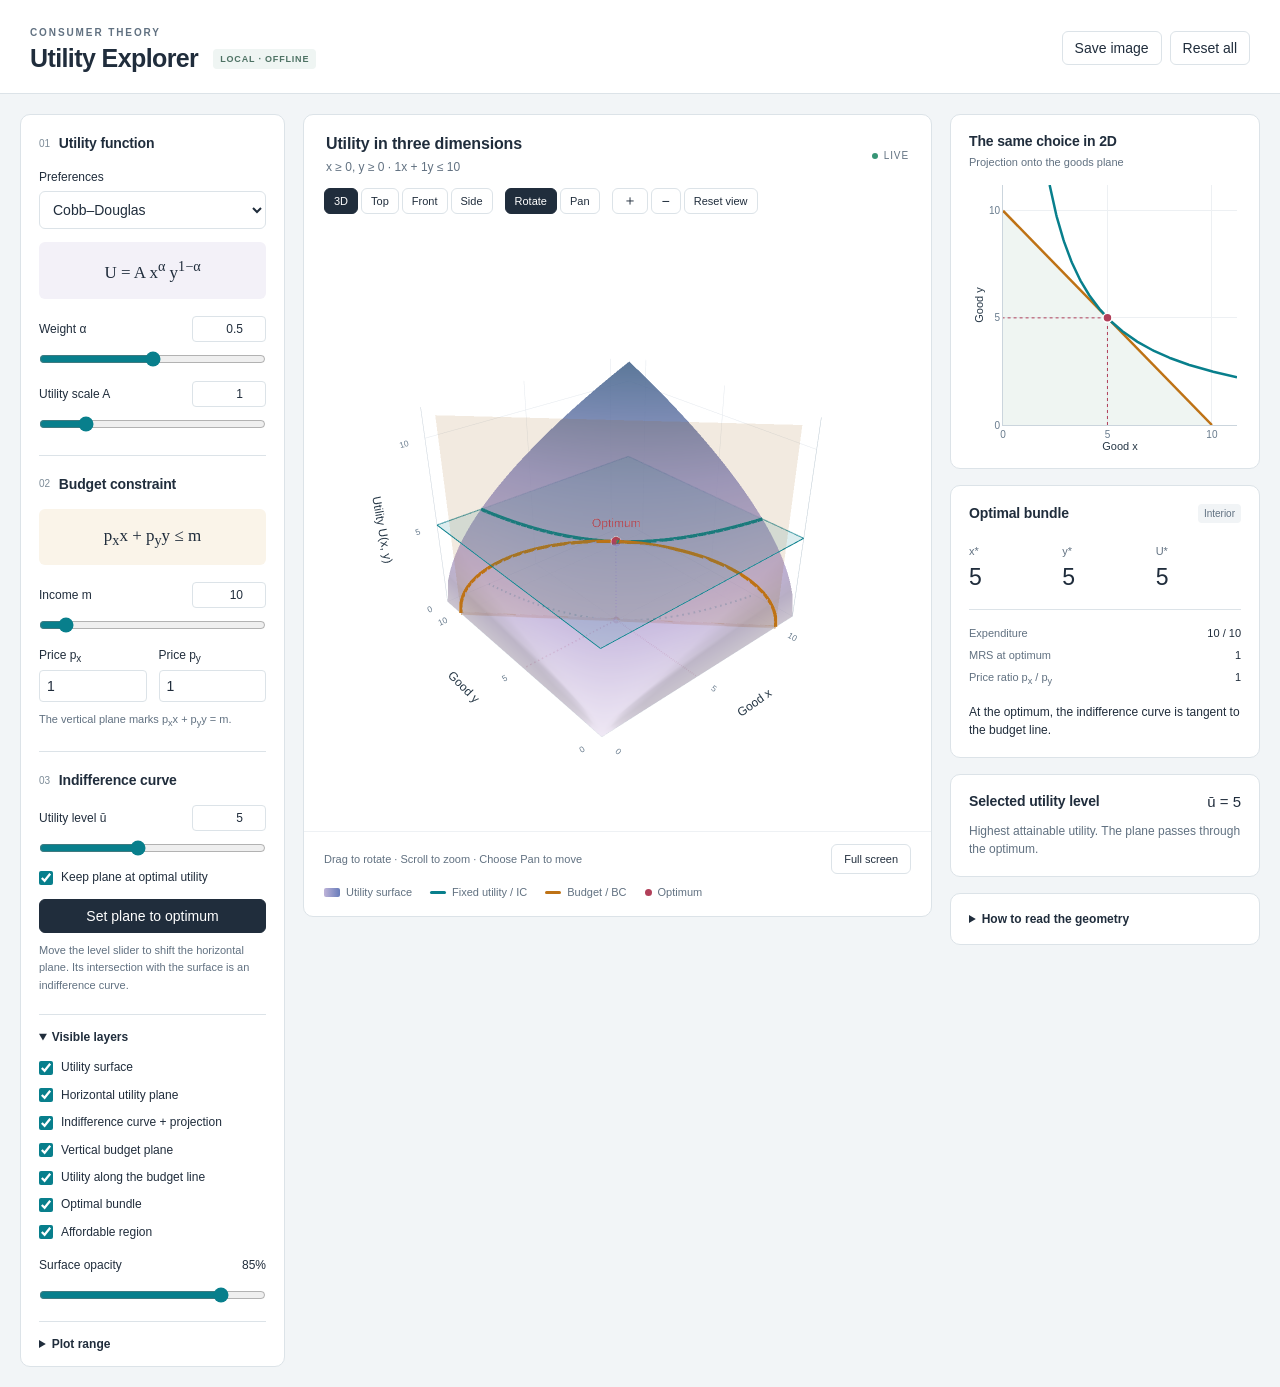
<file: index.html>
<!doctype html>
<html lang="en">
<head>
  <meta charset="utf-8">
  <meta name="viewport" content="width=device-width,initial-scale=1">
  <title>Utility Explorer</title>
  <link rel="stylesheet" href="style.css">
</head>
<body>
  <header class="app-header">
    <div><span class="eyebrow">CONSUMER THEORY</span><h1>Utility Explorer<span class="local-tag">LOCAL · OFFLINE</span></h1></div>
    <div class="header-actions"><button id="controls-toggle" aria-expanded="false" aria-controls="model-controls">Controls</button><button id="export">Save image</button><button id="reset">Reset all</button></div>
  </header>
  <main>
    <aside class="controls" id="model-controls" aria-label="Model controls">
      <button id="controls-close">Close controls</button>
      <section>
        <h2><span class="section-number">01</span> Utility function</h2>
        <label for="model">Preferences</label>
        <select id="model">
          <option value="cobb">Cobb–Douglas</option><option value="ces">CES</option><option value="linear">Perfect substitutes</option><option value="leontief">Perfect complements</option><option value="quasi">Quasilinear</option>
        </select>
        <div class="formula" id="formula"></div>
        <div class="control-heading"><label for="alpha">Weight α</label><input id="alpha-value" type="number" min="0.05" max="0.95" step="0.01" aria-label="Weight alpha value"></div>
        <input id="alpha" type="range" min="0.05" max="0.95" step="0.01" value="0.5">
        <div id="rho-control" hidden><div class="control-heading"><label for="rho">Substitution ρ</label><input id="rho-value" type="number" min="-3" max="0.95" step="0.05" aria-label="Rho value"></div><input id="rho" type="range" min="-3" max="0.95" step="0.05" value="-0.5"><p class="hint">ρ = 0 gives Cobb–Douglas.</p></div>
        <div class="control-heading"><label for="scale">Utility scale A</label><input id="scale-value" type="number" min="0.1" max="5" step="0.1" aria-label="Utility scale value"></div>
        <input id="scale" type="range" min="0.1" max="5" step="0.1" value="1">
      </section>
      <section>
        <h2><span class="section-number">02</span> Budget constraint</h2>
        <div class="formula budget-formula">p<sub>x</sub>x + p<sub>y</sub>y ≤ m</div>
        <div class="control-heading"><label for="income">Income m</label><input id="income-value" type="number" min="1" max="100" step="0.5" aria-label="Income value"></div>
        <input id="income" type="range" min="1" max="100" step="0.5" value="10">
        <div class="price-grid"><div><label for="px">Price p<sub>x</sub></label><input id="px" type="number" min="0.1" max="20" step="0.1" value="1"></div><div><label for="py">Price p<sub>y</sub></label><input id="py" type="number" min="0.1" max="20" step="0.1" value="1"></div></div>
        <p class="hint">The vertical plane marks p<sub>x</sub>x + p<sub>y</sub>y = m.</p>
      </section>
      <section>
        <h2><span class="section-number">03</span> Indifference curve</h2>
        <div class="control-heading"><label for="level">Utility level ū</label><input id="level-value" type="number" min="0" step="0.01" aria-label="Utility level value"></div>
        <input id="level" type="range" min="0" max="12" step="0.01" value="5">
        <label class="check"><input id="lock" type="checkbox" checked> Keep plane at optimal utility</label>
        <button class="primary full" id="optimize">Set plane to optimum</button>
        <p class="hint">Move the level slider to shift the horizontal plane. Its intersection with the surface is an indifference curve.</p>
      </section>
      <details open>
        <summary>Visible layers</summary>
        <div class="layers">
          <label class="check"><input id="surface" type="checkbox" checked> Utility surface</label>
          <label class="check"><input id="plane" type="checkbox" checked> Horizontal utility plane</label>
          <label class="check"><input id="ic" type="checkbox" checked> Indifference curve + projection</label>
          <label class="check"><input id="budget" type="checkbox" checked> Vertical budget plane</label>
          <label class="check"><input id="path" type="checkbox" checked> Utility along the budget line</label>
          <label class="check"><input id="optimal" type="checkbox" checked> Optimal bundle</label>
          <label class="check"><input id="feasible" type="checkbox" checked> Affordable region</label>
        </div>
        <div class="control-heading"><label for="opacity">Surface opacity</label><output id="opacity-value">85%</output></div><input id="opacity" type="range" min="0.15" max="1" step="0.05" value="0.85">
      </details>
      <details><summary>Plot range</summary>
        <label class="check"><input id="auto-range" type="checkbox"> Fit axes to budget intercepts</label>
        <div class="price-grid"><div><label for="xmax">x maximum</label><input id="xmax" type="number" min="0.1" max="2000" step="0.5" value="11.2"></div><div><label for="ymax">y maximum</label><input id="ymax" type="number" min="0.1" max="2000" step="0.5" value="11.2"></div></div>
      </details>
    </aside>
    <section class="scene-panel" aria-label="Interactive three-dimensional plot">
      <div class="plot-heading"><div><h2>Utility in three dimensions</h2><p id="equation"></p></div><span class="live-dot">Live</span></div>
      <div class="view-toolbar" aria-label="Camera controls">
        <div class="button-group"><button data-view="perspective" class="selected">3D</button><button data-view="top">Top</button><button data-view="front">Front</button><button data-view="side">Side</button></div>
        <div class="button-group"><button id="rotate" class="selected" aria-pressed="true">Rotate</button><button id="pan" aria-pressed="false">Pan</button></div>
        <div class="button-group"><button id="zoom-in" aria-label="Zoom in">＋</button><button id="zoom-out" aria-label="Zoom out">−</button><button id="home">Reset view</button></div>
      </div>
      <div id="plot3d" role="img" aria-label="Rotatable 3D utility surface with an indifference plane, budget plane, and optimum"></div>
      <div id="plot-error" role="alert" hidden></div>
      <div class="plot-footer"><span>Drag to rotate · Scroll to zoom · Choose Pan to move</span><button id="fullscreen">Full screen</button></div>
      <div class="legend"><span><i class="surface-key"></i>Utility surface</span><span><i class="ic-key"></i>Fixed utility / IC</span><span><i class="budget-key"></i>Budget / BC</span><span><i class="optimum-key"></i>Optimum</span></div>
      <p class="range-warning" id="range-warning" hidden></p>
    </section>
    <aside class="inspector">
      <section class="projection-panel"><h2>The same choice in 2D</h2><p class="hint">Projection onto the goods plane</p><div id="plot2d" role="img" aria-label="Indifference curve and budget line in goods space"></div></section>
      <section class="result-panel" aria-live="polite" aria-atomic="true">
        <div class="result-title"><h2>Optimal bundle</h2><span id="solution-type">Interior</span></div>
        <div class="metrics"><div><span>x*</span><strong id="opt-x">5</strong></div><div><span>y*</span><strong id="opt-y">5</strong></div><div><span>U*</span><strong id="opt-u">5</strong></div></div>
        <dl><div><dt>Expenditure</dt><dd id="expenditure"></dd></div><div><dt>MRS at optimum</dt><dd id="mrs"></dd></div><div><dt>Price ratio p<sub>x</sub> / p<sub>y</sub></dt><dd id="price-ratio"></dd></div></dl>
        <p id="solution-note"></p>
      </section>
      <section class="level-panel"><div class="result-title"><h2>Selected utility level</h2><strong id="selected-level"></strong></div><p id="level-status" aria-live="polite"></p></section>
      <details class="reading"><summary>How to read the geometry</summary><p>The surface gives U(x, y). The horizontal plane fixes utility at ū. Their intersection projects to an indifference curve in 2D.</p><p>The budget plane rises vertically from the budget line. The orange curve on it gives utility along that line. Its highest point is the optimum.</p><p>For a smooth interior solution, the optimal indifference curve is tangent to the budget line: MRS = p<sub>x</sub>/p<sub>y</sub>. Corners and kinks have different optimality conditions.</p><p>Goods are nonnegative; all included preferences are increasing. The optimum exhausts the budget. Utility units and vertical scaling do not affect the optimal bundle.</p></details>
    </aside>
  </main>
  <script src="vendor/plotly-3.1.0.min.js"></script>
  <script src="model.js"></script>
  <script src="app.js"></script>
</body>
</html>
</file>
<file: style.css>
:root{color-scheme:light;--ink:#202d3c;--muted:#617181;--line:#dce3e8;--bg:#f2f5f7;--teal:#087f8c;--amber:#be7215;--red:#b13f59;--purple:#7864aa;font-family:'Segoe UI',Arial,sans-serif;font-size:14px}
*{box-sizing:border-box}body{margin:0;background:var(--bg);color:var(--ink)}button,input,select{font:inherit}button,select,input[type=range],input[type=checkbox],summary{cursor:pointer}button{background:white;border:1px solid var(--line);border-radius:6px;padding:8px 12px;color:var(--ink);font-weight:500}button:hover{background:#eaf0f3}button:focus-visible,input:focus-visible,select:focus-visible,summary:focus-visible{outline:3px solid #44a8b5;outline-offset:3px}button.primary,button.selected{background:var(--ink);color:white;border-color:var(--ink)}.full{width:100%;margin-top:12px}.app-header{display:flex;align-items:center;justify-content:space-between;padding:23px 30px 20px;border-bottom:1px solid var(--line);background:#fff;gap:16px}.eyebrow{font-size:10px;letter-spacing:.19em;color:var(--muted);font-weight:600}h1{font-size:25px;font-weight:600;letter-spacing:-.6px;margin:5px 0 0;display:flex;align-items:center;gap:15px}.local-tag{font-size:9px;letter-spacing:.09em;background:#eff5f3;color:#4e7264;border-radius:4px;padding:5px 7px;white-space:nowrap}.header-actions{display:flex;gap:8px}main{display:grid;grid-template-columns:265px minmax(360px,1fr) 310px;gap:18px;padding:20px;max-width:2100px;margin:auto;align-items:start}h2{font-size:14px;margin:0;font-weight:600;letter-spacing:-.15px}p{line-height:1.5}.controls{background:#fff;border:1px solid var(--line);border-radius:10px;padding:0 18px}.controls section{padding:20px 0;border-bottom:1px solid var(--line)}.controls h2{display:flex;align-items:center;gap:9px;margin-bottom:17px}.section-number{font-size:10px;color:#7d8c98;font-weight:400;font-variant-numeric:tabular-nums}.controls label{font-size:12px}.controls>details{padding:15px 0;border-bottom:1px solid var(--line)}.controls>details:last-child{border:0}summary{font-size:12px;font-weight:600}details[open]>summary{margin-bottom:15px}select{display:block;width:100%;padding:9px;margin:7px 0 13px;border:1px solid var(--line);border-radius:6px;background:#fff;color:var(--ink)}.formula{font-family:Georgia,serif;font-size:17px;text-align:center;padding:13px 3px;background:#f3f1f8;border-radius:6px;line-height:1.6;margin-bottom:17px}.budget-formula{background:#faf4e9}.control-heading{display:flex;align-items:center;justify-content:space-between;gap:8px;margin-top:11px;min-height:26px}.control-heading input[type=number]{width:74px;text-align:right;padding:5px 7px;font-size:12px}.control-heading output{font-size:12px;font-variant-numeric:tabular-nums}input[type=number]{background:white;border:1px solid var(--line);border-radius:4px;color:var(--ink);width:100%;padding:7px}input:disabled{background:#f2f4f6;color:#87939f;cursor:default}input[type=range]{width:100%;accent-color:var(--teal);margin:9px 0 3px}input[type=checkbox]{accent-color:var(--teal);width:14px;height:14px;flex-shrink:0;margin:0}.check{display:flex;align-items:center;gap:8px;line-height:1.45;margin-top:10px}.price-grid{display:grid;grid-template-columns:1fr 1fr;gap:12px;margin-top:12px}.price-grid label{display:block;margin-bottom:6px}.hint{font-size:11px;color:var(--muted);line-height:1.6;margin:9px 0 0}.scene-panel{border:1px solid var(--line);border-radius:10px;background:white;min-width:0;overflow:hidden}.plot-heading{display:flex;justify-content:space-between;align-items:center;gap:10px;padding:20px 22px 12px}.plot-heading h2{font-size:16px}.plot-heading p{margin:5px 0 0;color:var(--muted);font-size:12px;font-variant-numeric:tabular-nums}.live-dot{display:flex;align-items:center;gap:6px;font-size:10px;text-transform:uppercase;letter-spacing:.09em;color:var(--muted)}.live-dot:before{content:'';width:6px;height:6px;border-radius:50%;background:#379576}.view-toolbar{display:flex;gap:12px;flex-wrap:wrap;padding:0 20px 4px}.button-group{display:flex;gap:3px}.view-toolbar button{font-size:11px;padding:6px 9px}.view-toolbar #zoom-in,.view-toolbar #zoom-out{font-size:14px;padding:3px 10px}#plot3d{height:calc(100vh - 287px);min-height:455px;max-height:930px;width:100%}.plot-footer{padding:12px 20px;display:flex;justify-content:space-between;gap:12px;align-items:center;border-top:1px solid #eef1f4;font-size:11px;color:var(--muted)}.plot-footer button{font-size:11px;white-space:nowrap}.legend{display:flex;flex-wrap:wrap;gap:12px 18px;padding:0 20px 18px;font-size:11px;color:var(--muted)}.legend span{display:flex;align-items:center;gap:6px}.legend i{height:3px;width:16px;border-radius:2px;display:inline-block}.legend .surface-key{height:9px;background:linear-gradient(90deg,#beb3d8,#687cba)}.legend .ic-key{background:var(--teal)}.legend .budget-key{background:var(--amber)}.legend .optimum-key{background:var(--red);height:7px;width:7px;border-radius:50%}.inspector{display:flex;flex-direction:column;gap:16px;min-width:0}.inspector>section,.reading{background:white;border:1px solid var(--line);border-radius:10px;padding:18px}.projection-panel{padding-bottom:3px!important}.projection-panel .hint{margin-top:5px}#plot2d{height:290px;margin:3px -10px 0}.result-title{display:flex;justify-content:space-between;align-items:center;gap:8px}.result-title>span{font-size:10px;background:#f1f4f6;color:var(--muted);padding:4px 6px;border-radius:4px}.metrics{display:grid;grid-template-columns:1fr 1fr 1fr;padding:22px 0 18px;border-bottom:1px solid var(--line);gap:8px}.metrics span{display:block;font-size:11px;color:var(--muted);margin-bottom:7px}.metrics strong{font-size:23px;font-weight:500;letter-spacing:-.8px;font-variant-numeric:tabular-nums}dl{font-size:11px;margin:17px 0 0}dl>div{display:flex;justify-content:space-between;gap:12px;margin:10px 0}dt{color:var(--muted)}dd{margin:0;font-variant-numeric:tabular-nums}.result-panel p{font-size:12px;margin:17px 0 0}.level-panel strong{font-size:15px;font-weight:500;font-variant-numeric:tabular-nums}.level-panel p{font-size:12px;color:var(--muted);margin:12px 0 0}.reading p{font-size:12px;color:var(--muted);margin:12px 0 0}.range-warning{font-size:12px;padding:10px 20px;color:#915916;margin:0}#plot-error{padding:20px;color:#a32441;font-size:13px}.scene-panel:fullscreen{border-radius:0;display:flex;flex-direction:column}.scene-panel:fullscreen #plot3d{height:auto;flex:1;max-height:none;min-height:0}.scene-panel:fullscreen .plot-footer{flex-shrink:0}[hidden]{display:none!important}
#controls-toggle,#controls-close{display:none}
@media(min-width:1700px){main{grid-template-columns:280px minmax(360px,1fr) 335px}#plot2d{height:330px}}
@media(max-width:1200px){main{grid-template-columns:250px minmax(360px,1fr);gap:15px;padding:15px}.inspector{grid-column:2;display:grid;grid-template-columns:1fr 1fr}.controls{grid-row:1 / 3}.projection-panel{grid-row:span 2}.reading{grid-column:1 / -1}#plot3d{height:560px}.level-panel{grid-column:2}.metrics strong{font-size:21px}#plot2d{height:320px}}
@media(max-width:760px){.app-header{padding:16px;flex-wrap:wrap}h1{font-size:22px}.local-tag{font-size:8px}main{display:flex;flex-direction:column;padding:10px}.controls{width:100%;order:2}.scene-panel{width:100%;order:0}.inspector{width:100%;order:1}.controls section{padding:15px 0}.plot-heading{padding:15px}.view-toolbar{padding-left:15px;gap:8px}.view-toolbar button{padding:8px}.plot-footer{padding:10px 15px}#plot3d{min-height:370px;height:480px}.inspector{display:flex}#plot2d{height:300px}.metrics strong{font-size:25px}.controls input[type=number]{font-size:16px}.header-actions button{font-size:12px}.controls select{font-size:16px}.legend{gap:10px 14px;padding-left:15px}.plot-footer span{max-width:230px}}
@media(max-width:760px){#controls-toggle,#controls-close{display:block}.controls{display:none;position:fixed;right:8px;top:8px;bottom:8px;width:min(300px,calc(100vw - 16px));overflow-y:auto;z-index:20;box-shadow:0 8px 40px #20304030}.controls.controls-open{display:block}#controls-close{margin:12px 0 0 auto}.app-header{position:sticky;top:0;z-index:10}}
</file>
